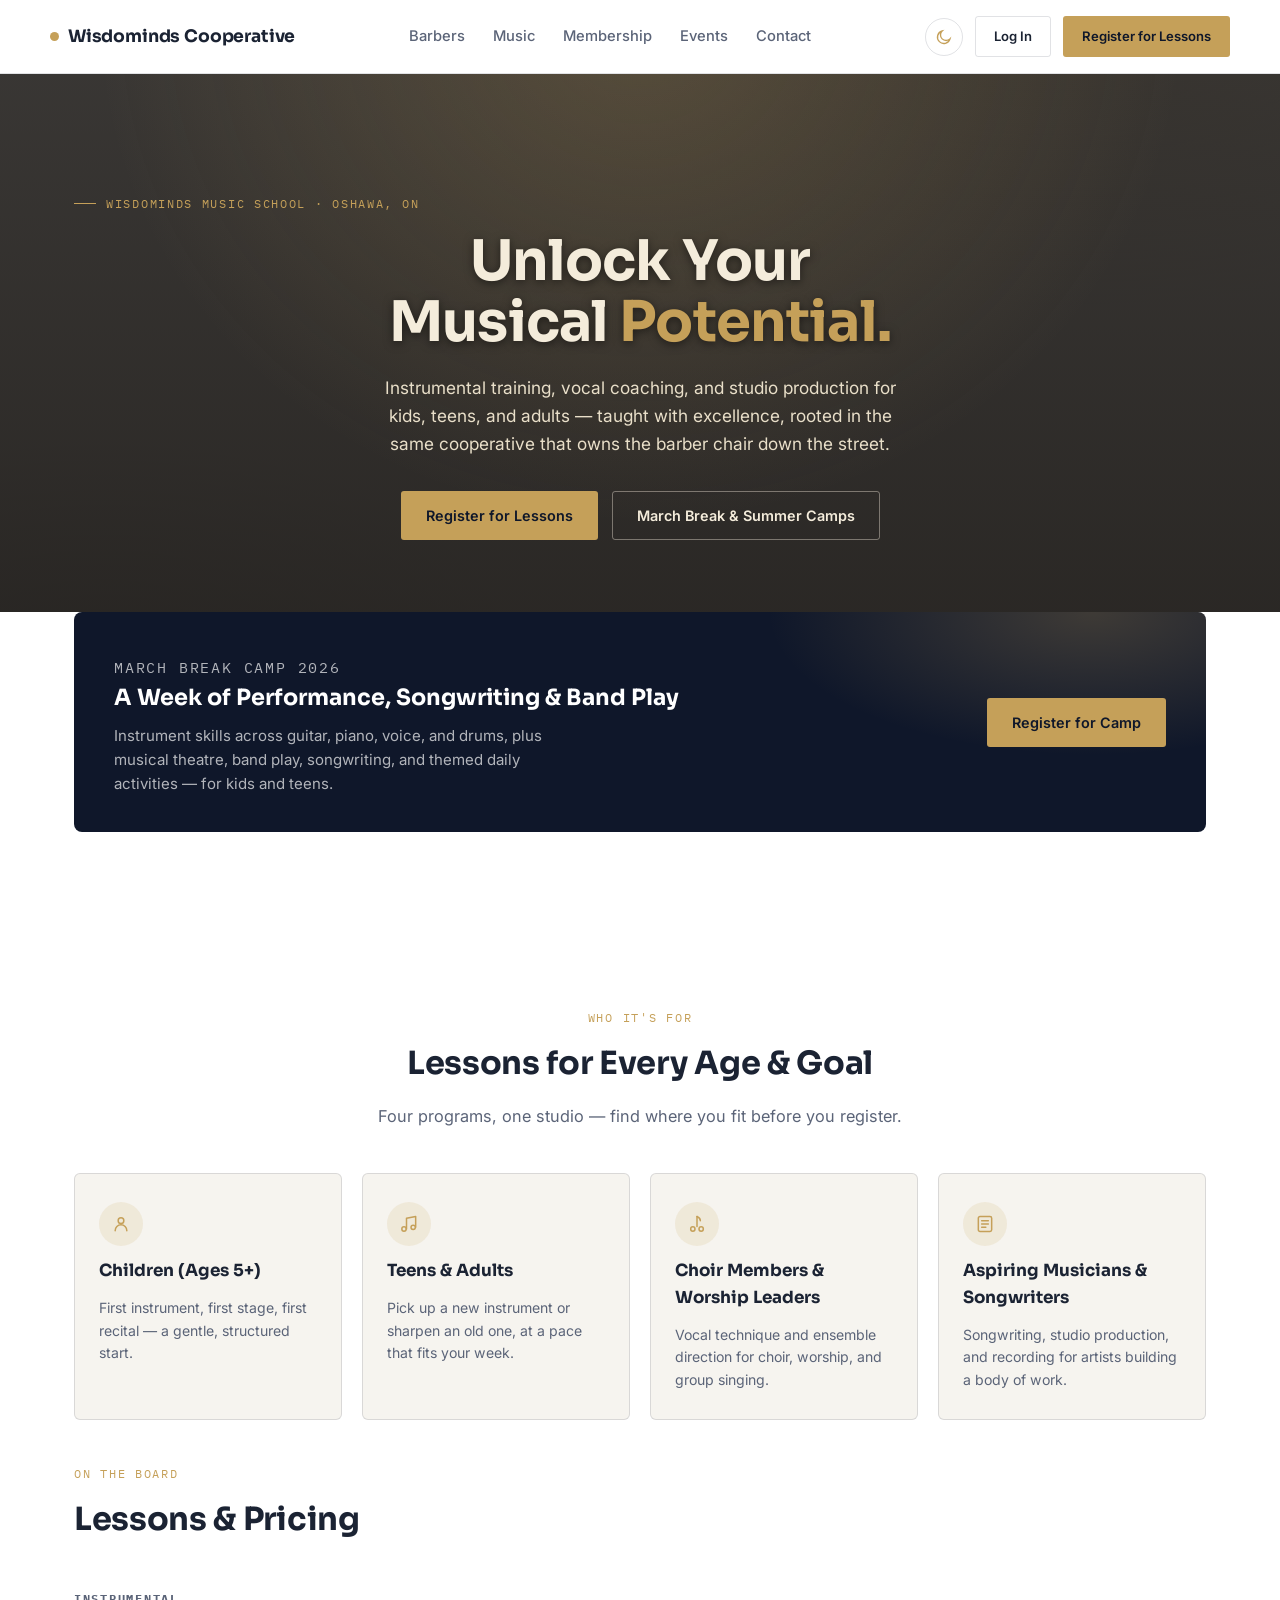
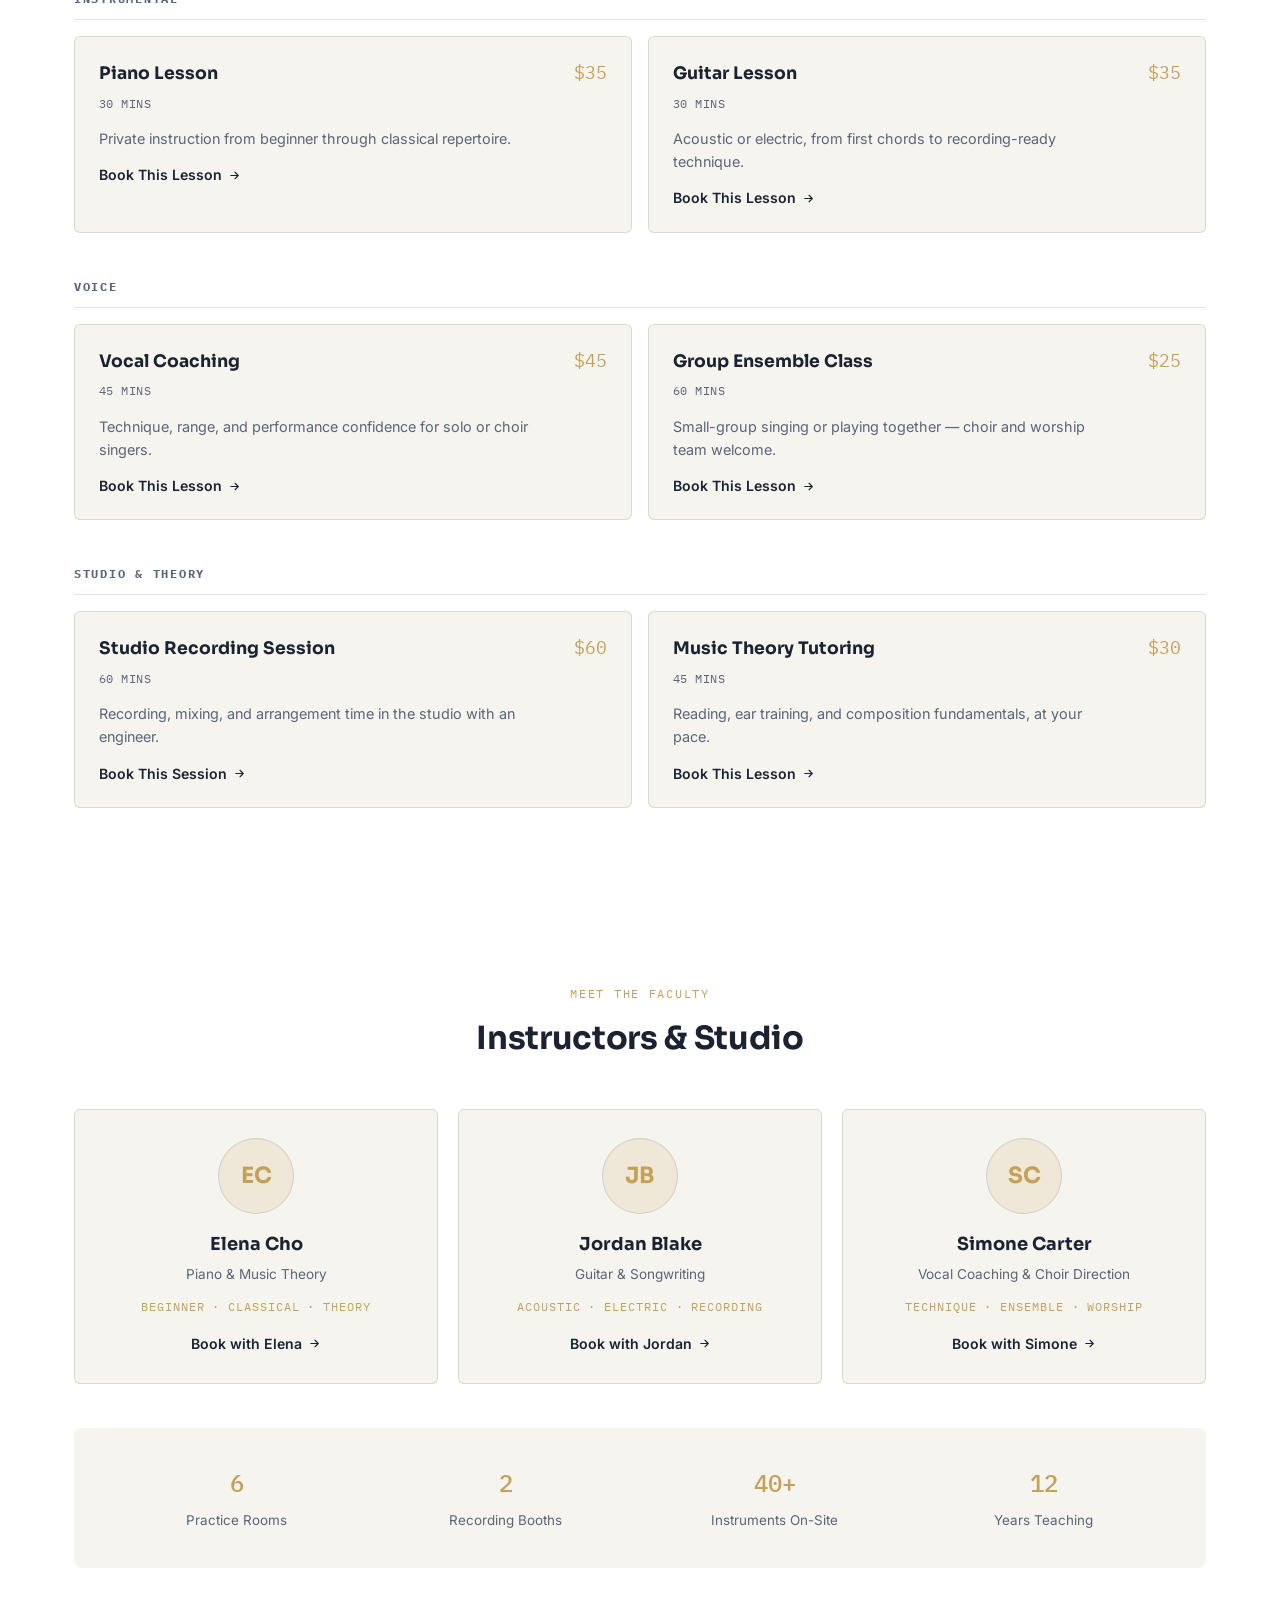
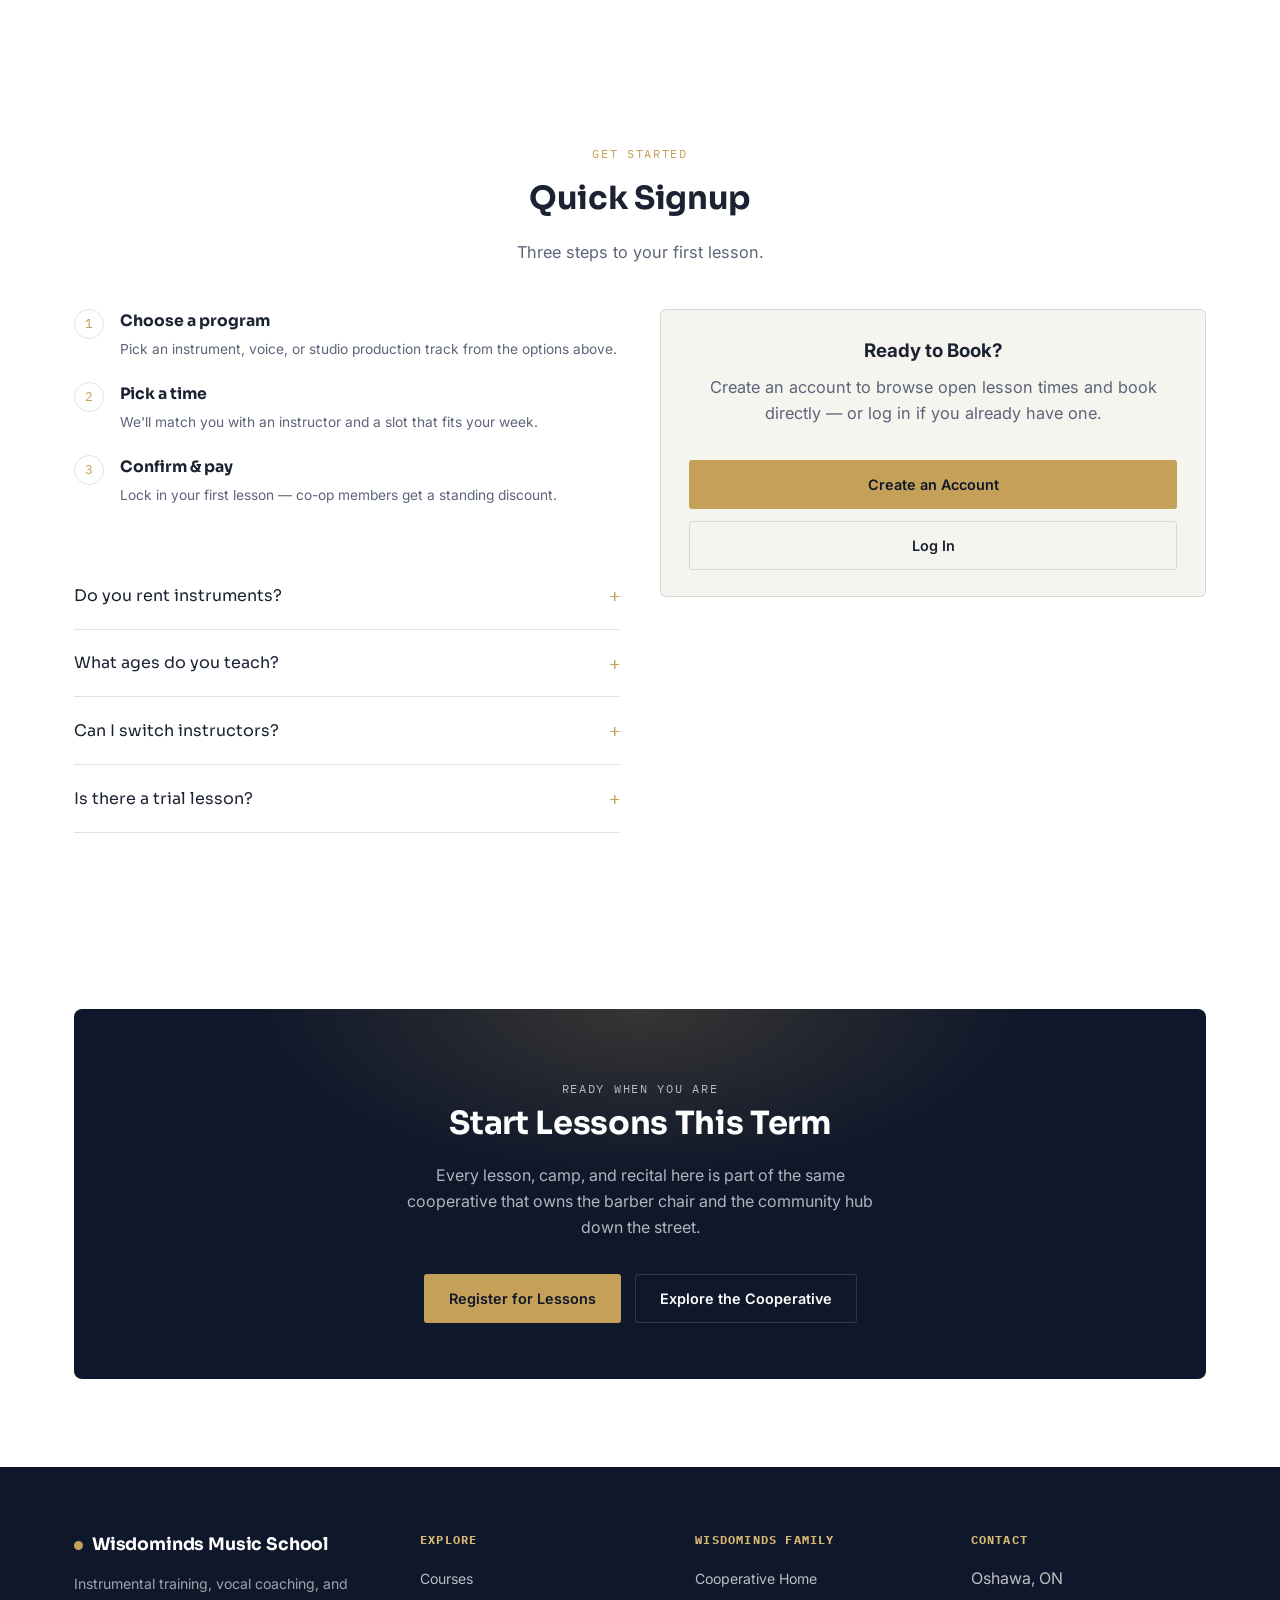
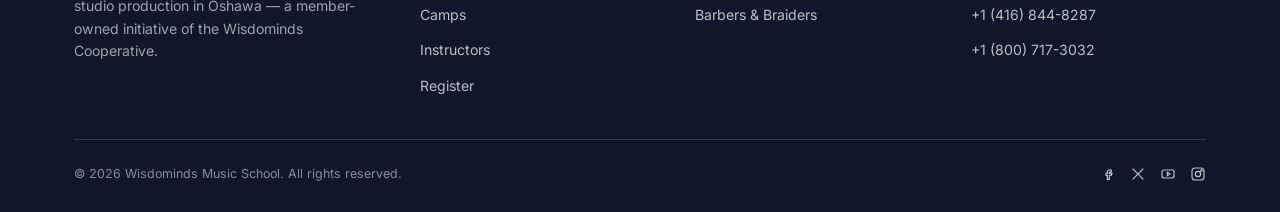
<file: music.html>
<!doctype html>
<html lang="en">
<head>
<meta charset="utf-8">
<meta name="viewport" content="width=device-width, initial-scale=1">
<title>Wisdominds Music School | Oshawa, ON</title>
<link rel="preconnect" href="https://fonts.googleapis.com">
<link rel="preconnect" href="https://fonts.gstatic.com" crossorigin>
<link href="https://fonts.googleapis.com/css2?family=Sora:wght@600;700&family=Inter:wght@400;500;600&family=IBM+Plex+Mono:wght@500&display=swap" rel="stylesheet">
<link rel="stylesheet" href="assets/css/site.css">
<script>
  (function(){
    var saved = localStorage.getItem("wisdominds-theme");
    if(saved){ document.documentElement.setAttribute("data-theme", saved); }
  })();
</script>
</head>
<body>

<header class="site">
  <div class="header-row wrap">
    <a class="mark" href="index.html"><span class="mark-dot" aria-hidden="true"></span> Wisdominds Cooperative</a>
    <nav class="nav-links">
      <a href="barbers.html">Barbers</a>
      <a href="#top">Music</a>
      <a href="index.html#membership">Membership</a>
      <a href="index.html#events">Events</a>
      <a href="index.html#contact">Contact</a>
    </nav>
    <div class="header-actions">
      <button class="nav-toggle" id="navToggle" type="button" aria-label="Open menu" aria-expanded="false">
        <svg viewBox="0 0 24 24" fill="none" stroke="currentColor" stroke-width="1.8" stroke-linecap="round"><path d="M4 7h16M4 12h16M4 17h16"></path></svg>
      </button>
      <button class="theme-toggle" id="themeToggle" type="button" aria-label="Switch to dark mode" aria-pressed="false">
        <svg class="icon icon-sun" viewBox="0 0 24 24" fill="none" stroke="currentColor" stroke-width="1.8" stroke-linecap="round">
          <circle cx="12" cy="12" r="4.2"></circle>
          <path d="M12 2.5v2.4M12 19.1v2.4M4.6 4.6l1.7 1.7M17.7 17.7l1.7 1.7M2.5 12h2.4M19.1 12h2.4M4.6 19.4l1.7-1.7M17.7 6.3l1.7-1.7"></path>
        </svg>
      </button>
      <a class="btn btn-outline btn-sm" href="login.html">Log In</a>
      <a class="btn btn-gold btn-sm" href="student-portal.html?property=music">Register for Lessons</a>
    </div>
  </div>
</header>

<main id="top">

  <section class="hero hero-photo hero-photo-music">
    <div class="hero-media" aria-hidden="true">
      <div class="hero-slide"></div>
      <div class="hero-slide"></div>
      <div class="hero-slide"></div>
      <div class="hero-slide"></div>
    </div>
    <div class="hero-scrim" aria-hidden="true"></div>
    <div class="wrap">
      <p class="eyebrow">Wisdominds Music School &middot; Oshawa, ON</p>
      <h1 class="hero-headline">Unlock Your Musical <em>Potential.</em></h1>
      <p class="hero-sub">Instrumental training, vocal coaching, and studio production for kids, teens, and adults &mdash; taught with excellence, rooted in the same cooperative that owns the barber chair down the street.</p>
      <div class="hero-ctas">
        <a class="btn btn-gold" href="student-portal.html?property=music">Register for Lessons</a>
        <a class="btn btn-outline" href="#camps">March Break &amp; Summer Camps</a>
      </div>
    </div>
  </section>

  <section id="camps" style="padding-top:0;">
    <div class="wrap">
      <div class="camp-strip">
        <div>
          <p class="camp-strip-label">March Break Camp 2026</p>
          <h3>A Week of Performance, Songwriting &amp; Band Play</h3>
          <p>Instrument skills across guitar, piano, voice, and drums, plus musical theatre, band play, songwriting, and themed daily activities &mdash; for kids and teens.</p>
        </div>
        <a class="btn btn-gold" href="mailto:wisdomindscoop@gmail.com?subject=March%20Break%20Camp%202026%20Registration">Register for Camp</a>
      </div>
    </div>
  </section>

  <section id="courses">
    <div class="wrap">
      <div class="section-head center">
        <p class="section-label">Who It's For</p>
        <h2>Lessons for Every Age &amp; Goal</h2>
        <p class="section-sub">Four programs, one studio &mdash; find where you fit before you register.</p>
      </div>
      <div class="audience-grid">
        <div class="card audience-card">
          <span class="audience-icon" aria-hidden="true">
            <svg viewBox="0 0 24 24" fill="none" stroke="currentColor" stroke-width="1.8" stroke-linecap="round" stroke-linejoin="round"><circle cx="12" cy="8" r="3.4"></circle><path d="M5 20c0-3.9 3.1-7 7-7s7 3.1 7 7"></path></svg>
          </span>
          <h3>Children (Ages 5+)</h3>
          <p>First instrument, first stage, first recital &mdash; a gentle, structured start.</p>
        </div>
        <div class="card audience-card">
          <span class="audience-icon" aria-hidden="true">
            <svg viewBox="0 0 24 24" fill="none" stroke="currentColor" stroke-width="1.8" stroke-linecap="round" stroke-linejoin="round"><path d="M9 18V5l11-2v13"></path><circle cx="6" cy="18" r="2.6"></circle><circle cx="17" cy="16" r="2.6"></circle></svg>
          </span>
          <h3>Teens &amp; Adults</h3>
          <p>Pick up a new instrument or sharpen an old one, at a pace that fits your week.</p>
        </div>
        <div class="card audience-card">
          <span class="audience-icon" aria-hidden="true">
            <svg viewBox="0 0 24 24" fill="none" stroke="currentColor" stroke-width="1.8" stroke-linecap="round" stroke-linejoin="round"><path d="M12 3v12"></path><circle cx="7" cy="18" r="2.6"></circle><circle cx="17" cy="18" r="2.6"></circle><path d="M12 3c2.5 1 4 2.7 4 5"></path></svg>
          </span>
          <h3>Choir Members &amp; Worship Leaders</h3>
          <p>Vocal technique and ensemble direction for choir, worship, and group singing.</p>
        </div>
        <div class="card audience-card">
          <span class="audience-icon" aria-hidden="true">
            <svg viewBox="0 0 24 24" fill="none" stroke="currentColor" stroke-width="1.8" stroke-linecap="round" stroke-linejoin="round"><rect x="4" y="3" width="16" height="18" rx="2"></rect><path d="M8 8h8M8 12h8M8 16h5"></path></svg>
          </span>
          <h3>Aspiring Musicians &amp; Songwriters</h3>
          <p>Songwriting, studio production, and recording for artists building a body of work.</p>
        </div>
      </div>

      <div class="section-head" style="margin-top:44px;">
        <p class="section-label">On the Board</p>
        <h2>Lessons &amp; Pricing</h2>
      </div>

      <div class="service-category">
        <h3 class="category-label">Instrumental</h3>
        <div class="service-grid">
          <div class="card service-card">
            <div class="service-card-top"><h4>Piano Lesson</h4><span class="service-price">$35</span></div>
            <span class="service-duration">30 mins</span>
            <p>Private instruction from beginner through classical repertoire.</p>
            <a class="text-link" href="student-portal.html?property=music" aria-label="Book Piano Lesson">Book This Lesson <svg viewBox="0 0 24 24" fill="none" stroke="currentColor" stroke-width="2" stroke-linecap="round" stroke-linejoin="round"><path d="M5 12h14M13 6l6 6-6 6"></path></svg></a>
          </div>
          <div class="card service-card">
            <div class="service-card-top"><h4>Guitar Lesson</h4><span class="service-price">$35</span></div>
            <span class="service-duration">30 mins</span>
            <p>Acoustic or electric, from first chords to recording-ready technique.</p>
            <a class="text-link" href="student-portal.html?property=music" aria-label="Book Guitar Lesson">Book This Lesson <svg viewBox="0 0 24 24" fill="none" stroke="currentColor" stroke-width="2" stroke-linecap="round" stroke-linejoin="round"><path d="M5 12h14M13 6l6 6-6 6"></path></svg></a>
          </div>
        </div>
      </div>

      <div class="service-category">
        <h3 class="category-label">Voice</h3>
        <div class="service-grid">
          <div class="card service-card">
            <div class="service-card-top"><h4>Vocal Coaching</h4><span class="service-price">$45</span></div>
            <span class="service-duration">45 mins</span>
            <p>Technique, range, and performance confidence for solo or choir singers.</p>
            <a class="text-link" href="student-portal.html?property=music" aria-label="Book Vocal Coaching">Book This Lesson <svg viewBox="0 0 24 24" fill="none" stroke="currentColor" stroke-width="2" stroke-linecap="round" stroke-linejoin="round"><path d="M5 12h14M13 6l6 6-6 6"></path></svg></a>
          </div>
          <div class="card service-card">
            <div class="service-card-top"><h4>Group Ensemble Class</h4><span class="service-price">$25</span></div>
            <span class="service-duration">60 mins</span>
            <p>Small-group singing or playing together &mdash; choir and worship team welcome.</p>
            <a class="text-link" href="student-portal.html?property=music" aria-label="Book Group Ensemble Class">Book This Lesson <svg viewBox="0 0 24 24" fill="none" stroke="currentColor" stroke-width="2" stroke-linecap="round" stroke-linejoin="round"><path d="M5 12h14M13 6l6 6-6 6"></path></svg></a>
          </div>
        </div>
      </div>

      <div class="service-category">
        <h3 class="category-label">Studio &amp; Theory</h3>
        <div class="service-grid">
          <div class="card service-card">
            <div class="service-card-top"><h4>Studio Recording Session</h4><span class="service-price">$60</span></div>
            <span class="service-duration">60 mins</span>
            <p>Recording, mixing, and arrangement time in the studio with an engineer.</p>
            <a class="text-link" href="student-portal.html?property=music">Book This Session <svg viewBox="0 0 24 24" fill="none" stroke="currentColor" stroke-width="2" stroke-linecap="round" stroke-linejoin="round"><path d="M5 12h14M13 6l6 6-6 6"></path></svg></a>
          </div>
          <div class="card service-card">
            <div class="service-card-top"><h4>Music Theory Tutoring</h4><span class="service-price">$30</span></div>
            <span class="service-duration">45 mins</span>
            <p>Reading, ear training, and composition fundamentals, at your pace.</p>
            <a class="text-link" href="student-portal.html?property=music" aria-label="Book Music Theory Tutoring">Book This Lesson <svg viewBox="0 0 24 24" fill="none" stroke="currentColor" stroke-width="2" stroke-linecap="round" stroke-linejoin="round"><path d="M5 12h14M13 6l6 6-6 6"></path></svg></a>
          </div>
        </div>
      </div>
    </div>
  </section>

  <section id="instructors">
    <div class="wrap">
      <div class="section-head center">
        <p class="section-label">Meet the Faculty</p>
        <h2>Instructors &amp; Studio</h2>
      </div>
      <div class="instructor-grid">
        <div class="card instructor-card">
          <div class="instructor-avatar">EC</div>
          <h4>Elena Cho</h4>
          <p class="instructor-title">Piano &amp; Music Theory</p>
          <p class="instructor-specialty">Beginner &middot; Classical &middot; Theory</p>
          <a class="text-link" href="student-portal.html?property=music">Book with Elena <svg viewBox="0 0 24 24" fill="none" stroke="currentColor" stroke-width="2" stroke-linecap="round" stroke-linejoin="round"><path d="M5 12h14M13 6l6 6-6 6"></path></svg></a>
        </div>
        <div class="card instructor-card">
          <div class="instructor-avatar">JB</div>
          <h4>Jordan Blake</h4>
          <p class="instructor-title">Guitar &amp; Songwriting</p>
          <p class="instructor-specialty">Acoustic &middot; Electric &middot; Recording</p>
          <a class="text-link" href="student-portal.html?property=music">Book with Jordan <svg viewBox="0 0 24 24" fill="none" stroke="currentColor" stroke-width="2" stroke-linecap="round" stroke-linejoin="round"><path d="M5 12h14M13 6l6 6-6 6"></path></svg></a>
        </div>
        <div class="card instructor-card">
          <div class="instructor-avatar">SC</div>
          <h4>Simone Carter</h4>
          <p class="instructor-title">Vocal Coaching &amp; Choir Direction</p>
          <p class="instructor-specialty">Technique &middot; Ensemble &middot; Worship</p>
          <a class="text-link" href="student-portal.html?property=music">Book with Simone <svg viewBox="0 0 24 24" fill="none" stroke="currentColor" stroke-width="2" stroke-linecap="round" stroke-linejoin="round"><path d="M5 12h14M13 6l6 6-6 6"></path></svg></a>
        </div>
      </div>

      <div class="studio-panel">
        <div>
          <p class="stat-value">6</p>
          <p class="stat-label">Practice Rooms</p>
        </div>
        <div>
          <p class="stat-value">2</p>
          <p class="stat-label">Recording Booths</p>
        </div>
        <div>
          <p class="stat-value">40+</p>
          <p class="stat-label">Instruments On-Site</p>
        </div>
        <div>
          <p class="stat-value">12</p>
          <p class="stat-label">Years Teaching</p>
        </div>
      </div>
    </div>
  </section>

  <section id="register">
    <div class="wrap">
      <div class="section-head center">
        <p class="section-label">Get Started</p>
        <h2>Quick Signup</h2>
        <p class="section-sub">Three steps to your first lesson.</p>
      </div>
      <div class="signup-grid">
        <div>
          <ul class="step-list">
            <li>
              <span class="step-num">1</span>
              <div class="step-body">
                <h4>Choose a program</h4>
                <p>Pick an instrument, voice, or studio production track from the options above.</p>
              </div>
            </li>
            <li>
              <span class="step-num">2</span>
              <div class="step-body">
                <h4>Pick a time</h4>
                <p>We'll match you with an instructor and a slot that fits your week.</p>
              </div>
            </li>
            <li>
              <span class="step-num">3</span>
              <div class="step-body">
                <h4>Confirm &amp; pay</h4>
                <p>Lock in your first lesson &mdash; co-op members get a standing discount.</p>
              </div>
            </li>
          </ul>

          <div class="faq">
            <details class="faq-item">
              <summary>Do you rent instruments?</summary>
              <p>Yes &mdash; guitars, keyboards, and student violins are available to rent for the term.</p>
            </details>
            <details class="faq-item">
              <summary>What ages do you teach?</summary>
              <p>From age 5 through adult, across all four programs listed above.</p>
            </details>
            <details class="faq-item">
              <summary>Can I switch instructors?</summary>
              <p>Yes, anytime &mdash; just ask your current instructor or reach out through the contact info below.</p>
            </details>
            <details class="faq-item">
              <summary>Is there a trial lesson?</summary>
              <p>New students can book a single trial lesson before committing to a term.</p>
            </details>
          </div>
        </div>

        <div class="card portal-section" style="text-align:center;">
          <h3 style="margin:0 0 8px;">Ready to Book?</h3>
          <p class="section-sub" style="margin:0 0 24px;">Create an account to browse open lesson times and book directly &mdash; or log in if you already have one.</p>
          <div class="hero-ctas" style="justify-content:center; flex-direction:column; align-items:stretch; gap:12px;">
            <a class="btn btn-gold" href="register.html?property=music">Create an Account</a>
            <a class="btn btn-outline" href="login.html">Log In</a>
          </div>
        </div>
      </div>
    </div>
  </section>

  <section>
    <div class="wrap">
      <div class="cta-band">
        <p class="section-label">Ready When You Are</p>
        <h2>Start Lessons This Term</h2>
        <p>Every lesson, camp, and recital here is part of the same cooperative that owns the barber chair and the community hub down the street.</p>
        <div class="hero-ctas">
          <a class="btn btn-gold" href="student-portal.html?property=music">Register for Lessons</a>
          <a class="btn btn-outline-light" href="index.html">Explore the Cooperative</a>
        </div>
      </div>
    </div>
  </section>

</main>

<footer class="site-footer" id="contact">
  <div class="wrap">
    <div class="footer-grid">
      <div class="footer-brand">
        <a class="mark" href="#top"><span class="mark-dot" aria-hidden="true"></span> Wisdominds Music School</a>
        <p>Instrumental training, vocal coaching, and studio production in Oshawa &mdash; a member-owned initiative of the Wisdominds Cooperative.</p>
      </div>
      <div class="footer-col">
        <h5>Explore</h5>
        <ul>
          <li><a href="#courses">Courses</a></li>
          <li><a href="#camps">Camps</a></li>
          <li><a href="#instructors">Instructors</a></li>
          <li><a href="#register">Register</a></li>
        </ul>
      </div>
      <div class="footer-col">
        <h5>Wisdominds Family</h5>
        <ul>
          <li><a href="index.html">Cooperative Home</a></li>
          <li><a href="barbers.html">Barbers &amp; Braiders</a></li>
        </ul>
      </div>
      <div class="footer-col">
        <h5>Contact</h5>
        <ul>
          <li>Oshawa, ON</li>
          <li><a href="tel:+14168448287">+1 (416) 844-8287</a></li>
          <li><a href="tel:+18007173032">+1 (800) 717-3032</a></li>
        </ul>
      </div>
    </div>
    <div class="footer-bottom">
      <p>&copy; 2026 Wisdominds Music School. All rights reserved.</p>
      <div class="social-icons">
        <a href="#" aria-label="Facebook">
          <svg viewBox="0 0 24 24" fill="none" stroke="currentColor" stroke-width="1.8"><path d="M14 9h3V6h-3a3 3 0 0 0-3 3v2H9v3h2v6h3v-6h3l1-3h-4v-1.5A.5.5 0 0 1 14.5 9H14z"></path></svg>
        </a>
        <a href="#" aria-label="X">
          <svg viewBox="0 0 24 24" fill="none" stroke="currentColor" stroke-width="1.8"><path d="M4 4l16 16M20 4 4 20"></path></svg>
        </a>
        <a href="#" aria-label="YouTube">
          <svg viewBox="0 0 24 24" fill="none" stroke="currentColor" stroke-width="1.8"><rect x="3" y="6" width="18" height="12" rx="3"></rect><path d="M11 9.5 15 12l-4 2.5z"></path></svg>
        </a>
        <a href="#" aria-label="Instagram">
          <svg viewBox="0 0 24 24" fill="none" stroke="currentColor" stroke-width="1.8"><rect x="3" y="3" width="18" height="18" rx="5"></rect><circle cx="12" cy="12" r="4"></circle><circle cx="17.2" cy="6.8" r="1"></circle></svg>
        </a>
      </div>
    </div>
  </div>
</footer>

<script src="assets/js/theme.js"></script>
<script src="assets/js/nav-toggle.js"></script>

</body>
</html>
</file>
<file: assets/css/site.css>
:root{
  /* fixed — do not change with theme */
  --slate: #0f172a;
  --slate-2: #1b2740;
  --gold: #c5a059;
  --gold-bright: #d8b872;
  --gold-dim: rgba(197,160,89,.35);
  --live: #5fa872;
  --hairline-on-slate: rgba(255,255,255,.14);

  /* theme-reactive role tokens (light values = default) */
  --bg: #ffffff;
  --panel: #f6f4ef;
  --ink: #1b2333;
  --text-dim: #5b6478;
  --hairline: rgba(15,23,42,.12);
  --header-bg-fallback: rgba(255,255,255,.9);

  --display: "Sora", -apple-system, "Helvetica Neue", Arial, sans-serif;
  --body: "Inter", -apple-system, "Helvetica Neue", Arial, sans-serif;
  --mono: "IBM Plex Mono", ui-monospace, "SF Mono", Menlo, monospace;
}
/* Light is the default — its values live on :root above; only dark overrides. */
:root[data-theme="dark"]{
  --bg: #0d111c;
  --panel: #1a1f2e;
  --ink: #e8e4d8;
  --text-dim: #9aa3b3;
  --hairline: rgba(255,255,255,.14);
  --header-bg-fallback: rgba(13,17,28,.9);
}

*{box-sizing:border-box;}
html{scroll-behavior:smooth;}
html,body{margin:0;padding:0;}
body{
  background:var(--bg);
  color:var(--ink);
  font-family:var(--body);
  line-height:1.6;
  -webkit-font-smoothing:antialiased;
  transition:background-color .2s ease, color .2s ease;
}
img,svg{max-width:100%;}
a{color:inherit;}
.wrap{max-width:1180px; margin:0 auto; padding:0 24px;}
.visually-hidden{
  position:absolute; width:1px; height:1px; overflow:hidden;
  clip:rect(0 0 0 0); white-space:nowrap;
}

.card{background:var(--panel); border:1px solid var(--hairline); border-radius:6px;}

/* ============ header (shared) ============ */
header.site{
  -webkit-backdrop-filter:blur(8px);
  position:sticky; top:0; z-index:20;
  background:var(--header-bg-fallback);
  background:color-mix(in srgb, var(--bg) 90%, transparent);
  backdrop-filter:blur(8px);
  border-bottom:1px solid var(--hairline);
}
.header-row{
  position:relative;
  display:flex; align-items:center; justify-content:space-between;
  gap:24px; padding:16px 0;
}
.mark{
  font-family:var(--display); font-weight:700; font-size:1.08rem;
  letter-spacing:-.01em; text-decoration:none; color:var(--ink);
  display:flex; align-items:center; gap:9px;
}
.mark-dot{width:9px; height:9px; border-radius:50%; background:var(--gold); flex-shrink:0;}
.nav-links{
  display:flex; align-items:center; gap:28px;
  font-family:var(--body); font-size:.92rem; font-weight:500;
}
.nav-links a{
  text-decoration:none; color:var(--text-dim); transition:color .15s ease;
  display:inline-flex; align-items:center; gap:5px;
}
.nav-links a:hover{color:var(--ink);}
.nav-links a svg{width:11px; height:11px; opacity:.7;}
.header-actions{display:flex; align-items:center; gap:12px;}

.nav-toggle{
  display:none;
  align-items:center; justify-content:center;
  width:38px; height:38px; padding:0; border-radius:50%;
  background:transparent; border:1px solid var(--hairline);
  color:var(--ink); cursor:pointer; flex-shrink:0;
}
.nav-toggle svg{width:18px; height:18px; display:block;}
.nav-toggle:hover{border-color:var(--gold);}
.nav-toggle:focus-visible{outline:2px solid var(--gold); outline-offset:2px;}

/* ============ buttons / links ============ */
.btn{
  display:inline-block;
  font-family:var(--body); font-weight:600; font-size:.9rem;
  padding:12px 24px; border-radius:3px;
  text-decoration:none; cursor:pointer; border:1px solid transparent;
  transition:background .15s ease, color .15s ease, border-color .15s ease, filter .15s ease;
}
.btn-gold{background:var(--gold); color:var(--slate);}
.btn-gold:hover{filter:brightness(1.06);}
.btn-slate{background:var(--slate); color:#fff;}
.btn-slate:hover{background:var(--slate-2);}
.btn-outline{border-color:var(--hairline); color:var(--ink); background:transparent;}
.btn-outline:hover{border-color:var(--gold);}
.btn-outline-light{border-color:var(--hairline-on-slate); color:#fff; background:transparent;}
.btn-outline-light:hover{border-color:var(--gold); color:var(--gold);}
.btn-sm{padding:9px 18px; font-size:.82rem;}

.text-link{
  display:inline-flex; align-items:center; gap:6px;
  font-family:var(--body); font-weight:600; font-size:.88rem;
  color:var(--ink); text-decoration:none;
}
.text-link svg{width:13px; height:13px; transition:transform .15s ease;}
.text-link:hover{color:var(--gold);}
.text-link:hover svg{transform:translateX(3px);}

/* ============ theme toggle ============ */
.theme-toggle{
  display:flex; align-items:center; justify-content:center;
  width:38px; height:38px; padding:0; border-radius:50%;
  background:transparent; border:1px solid var(--hairline);
  color:var(--gold); cursor:pointer; flex-shrink:0;
  transition:border-color .15s ease, background .15s ease;
}
.theme-toggle:hover{border-color:var(--gold); background:color-mix(in srgb, var(--gold) 10%, transparent);}
.theme-toggle:focus-visible{outline:2px solid var(--gold); outline-offset:2px;}
.theme-toggle svg{width:18px; height:18px; display:block;}

/* ============ section shell ============ */
section{padding:88px 0;}
.section-head{margin-bottom:44px; max-width:64ch;}
.section-head.center{margin-left:auto; margin-right:auto; text-align:center;}
.section-label{
  font-family:var(--mono); font-size:.76rem; letter-spacing:.14em;
  text-transform:uppercase; color:var(--gold); margin:0 0 10px;
}
h2{
  font-family:var(--display); font-weight:700; font-size:2rem;
  letter-spacing:-.01em; margin:0; color:var(--ink); text-wrap:balance;
}
.section-sub{font-size:1.02rem; color:var(--text-dim); margin:14px 0 0;}
.alt-section{background:var(--panel);}

/* ============ home: hero ============ */
.hero{
  position:relative; overflow:hidden;
  padding:104px 0 88px;
  background:
    radial-gradient(1100px 480px at 82% -10%, color-mix(in srgb, var(--gold) 16%, transparent), transparent 60%),
    radial-gradient(700px 380px at 8% 110%, color-mix(in srgb, var(--slate) 6%, transparent), transparent 60%),
    var(--bg);
}
.hero-grid{display:grid; grid-template-columns:1.1fr .9fr; gap:56px; align-items:center;}
.eyebrow{
  font-family:var(--mono); font-size:.76rem; letter-spacing:.14em;
  text-transform:uppercase; color:var(--gold); margin:0 0 18px;
  display:flex; align-items:center; gap:10px;
}
.eyebrow::before{content:""; width:22px; height:1px; background:var(--gold);}
h1.hero-headline{
  font-family:var(--display); font-weight:700; font-size:clamp(2.2rem, 4.6vw, 3.5rem);
  line-height:1.08; letter-spacing:-.015em; margin:0; color:var(--ink);
  text-wrap:balance;
}
h1.hero-headline em{color:var(--gold); font-style:normal;}
.hero-sub{
  font-size:1.08rem; color:var(--text-dim); max-width:56ch;
  margin:22px 0 0; text-wrap:balance;
}
.hero-ctas{display:flex; gap:14px; flex-wrap:wrap; margin-top:34px;}

.hero-panel{
  background:var(--slate); border-radius:6px; padding:32px;
  position:relative; overflow:hidden;
}
.hero-panel::before{
  content:""; position:absolute; inset:0;
  background:radial-gradient(340px 220px at 90% 0%, color-mix(in srgb, var(--gold) 30%, transparent), transparent 65%);
}
.hero-panel-label{
  position:relative; font-family:var(--mono); font-size:.72rem;
  letter-spacing:.1em; text-transform:uppercase; color:var(--gold-bright);
  margin:0 0 18px;
}
.hero-stat-list{position:relative; display:flex; flex-direction:column; gap:18px;}
.hero-stat{display:flex; align-items:baseline; justify-content:space-between; gap:12px;}
.hero-stat-value{
  font-family:var(--mono); font-variant-numeric:tabular-nums;
  font-size:1.5rem; color:#fff; font-weight:500;
}
.hero-stat-label{font-size:.84rem; color:rgba(255,255,255,.62);}
.hero-stat + .hero-stat{padding-top:18px; border-top:1px solid var(--hairline-on-slate);}

/* ============ home: initiative switcher ============ */
.switcher-grid{display:grid; grid-template-columns:repeat(3,1fr); gap:22px;}
.switcher-card{
  padding:30px 28px; display:flex; flex-direction:column; gap:14px;
  text-decoration:none; color:inherit;
  transition:border-color .18s ease, transform .18s ease, box-shadow .18s ease;
}
.switcher-card:hover{
  border-color:var(--gold); transform:translateY(-3px);
  box-shadow:0 14px 28px -18px rgba(15,23,42,.28);
}
.switcher-icon{
  width:46px; height:46px; border-radius:50%;
  display:flex; align-items:center; justify-content:center;
  background:color-mix(in srgb, var(--gold) 14%, transparent);
  color:var(--gold);
}
.switcher-icon svg{width:22px; height:22px;}
.switcher-card h3{font-family:var(--display); font-weight:700; font-size:1.15rem; margin:0; color:var(--ink);}
.switcher-card p{font-size:.92rem; color:var(--text-dim); margin:0; flex-grow:1;}
.switcher-domain{
  font-family:var(--mono); font-size:.74rem; color:var(--text-dim);
  padding-top:12px; border-top:1px solid var(--hairline);
}
.switcher-card .text-link{margin-top:2px;}

/* ============ home: stat band ============ */
.stat-band{background:var(--slate); padding:64px 0;}
.stat-band-grid{display:grid; grid-template-columns:repeat(4,1fr); gap:24px; text-align:center;}
.stat-band .stat-value{
  font-family:var(--mono); font-variant-numeric:tabular-nums;
  font-size:2.1rem; color:var(--gold-bright); font-weight:500; margin:0;
}
.stat-band .stat-label{font-size:.86rem; color:rgba(255,255,255,.68); margin:8px 0 0;}

/* ============ home: events ============ */
.events-grid{display:grid; grid-template-columns:1fr 1fr; gap:20px;}
.event-card{
  border:1px solid var(--hairline); border-radius:6px; padding:24px 26px;
  display:flex; gap:20px; align-items:flex-start;
}
.event-date{
  font-family:var(--mono); text-align:center; flex-shrink:0;
  background:var(--panel); border:1px solid var(--hairline); border-radius:4px;
  padding:10px 14px; min-width:64px;
}
.event-date .month{display:block; font-size:.68rem; letter-spacing:.08em; text-transform:uppercase; color:var(--gold);}
.event-date .day{display:block; font-size:1.3rem; font-weight:600; color:var(--ink);}
.event-body h4{font-family:var(--display); font-size:1.02rem; margin:0 0 6px; color:var(--ink);}
.event-body p{font-size:.88rem; color:var(--text-dim); margin:0;}
.event-body .event-time{font-family:var(--mono); font-size:.78rem; color:var(--gold); display:block; margin-top:8px;}

/* ============ shared: testimonial / review grid ============ */
.testimonial-grid, .quotes{display:grid; grid-template-columns:repeat(3,1fr); gap:20px;}
.testimonial-card, .quote{padding:26px 24px; display:flex; flex-direction:column; gap:14px;}
.testimonial-card p, .quote p{
  font-family:var(--display); font-size:1rem; color:var(--ink);
  margin:0; text-wrap:balance;
}
.testimonial-card cite{font-style:normal; font-size:.84rem; color:var(--text-dim);}
.stars{display:flex; gap:3px;}
.stars svg{width:15px; height:15px; fill:var(--gold); color:var(--gold);}
.quote-meta{display:flex; flex-direction:column; gap:2px; padding-top:10px; border-top:1px solid var(--hairline);}
.quote-meta cite{font-family:var(--body); font-style:normal; font-weight:600; font-size:.88rem;}
.quote-meta .verified{font-family:var(--mono); font-size:.72rem; letter-spacing:.03em; color:var(--text-dim);}

/* ============ shared: CTA band ============ */
.cta-band{
  background:var(--slate); border-radius:8px;
  padding:56px 48px; text-align:center;
  position:relative; overflow:hidden;
}
.cta-band::before{
  content:""; position:absolute; inset:0;
  background:radial-gradient(600px 260px at 50% 0%, color-mix(in srgb, var(--gold) 22%, transparent), transparent 65%);
}
.cta-band > *{position:relative;}
.cta-band h2{color:#fff;}
.cta-band p{color:rgba(255,255,255,.68); max-width:48ch; margin:14px auto 0;}
.cta-band .hero-ctas{justify-content:center;}

/* ============ barbers page: photo hero ============ */
.hero.hero-photo{
  padding:120px 24px 72px; text-align:center; isolation:isolate;
}
.hero-media{position:absolute; inset:0; z-index:-2;}
.hero-slide{
  position:absolute; inset:0; background-size:cover; background-position:center;
  opacity:0; animation:heroSlideCycle 22s infinite;
}
.hero-slide:nth-child(1){ background-image:url("../images/barbershop-cut.jpg"); animation-delay:0s; }
.hero-slide:nth-child(2){ background-image:url("../images/barbershop-chair.jpg"); animation-delay:5.5s; }
.hero-slide:nth-child(3){ background-image:url("../images/barbershop-interior.jpg"); animation-delay:11s; }
.hero-slide:nth-child(4){ background-image:url("../images/barbershop-shave.avif"); animation-delay:16.5s; }

/* ============ music page: photo hero slides (overrides the barbershop
   defaults above via the extra .hero-photo-music class, same slideshow
   mechanics) ============ */
.hero-photo-music .hero-slide:nth-child(1){ background-image:url("../images/music1.jpg"); animation-delay:0s; }
.hero-photo-music .hero-slide:nth-child(2){ background-image:url("../images/music2.jpg"); animation-delay:5.5s; }
.hero-photo-music .hero-slide:nth-child(3){ background-image:url("../images/music3.jpg"); animation-delay:11s; }
.hero-photo-music .hero-slide:nth-child(4){ background-image:url("../images/music4.jpg"); animation-delay:16.5s; }
.hero-scrim{
  position:absolute; inset:0; z-index:-1;
  background:
    radial-gradient(ellipse at 50% -10%, color-mix(in srgb, var(--gold) 22%, transparent), transparent 60%),
    linear-gradient(180deg, rgba(13,10,7,.82), rgba(13,10,7,.88));
}
.hero-photo h1.hero-headline{
  color:#f4ecdb; text-shadow:0 2px 10px rgba(0,0,0,.5); max-width:16ch; margin:0 auto;
}
.hero-photo .hero-sub{color:#e9dfc9; margin-left:auto; margin-right:auto;}
.hero-photo .hero-ctas{justify-content:center;}
.hero-photo .btn-outline{border-color:rgba(244,236,219,.4); color:#f4ecdb;}
.hero-photo .btn-outline:hover{border-color:var(--gold); background:rgba(244,236,219,.1);}

.trust-row{
  display:flex; align-items:center; justify-content:center; gap:16px;
  flex-wrap:wrap; margin-top:28px;
  font-family:var(--mono); font-size:.82rem; color:#d8cdb4;
}
.trust-item{display:flex; align-items:center; gap:7px;}
.trust-sep{width:1px; height:14px; background:rgba(216,205,180,.35);}
.trust-item .stars svg{fill:var(--gold-bright); color:var(--gold-bright);}
.trust-dim{color:#a89b7d;}
.dot-live{
  width:8px; height:8px; border-radius:50%; background:var(--live);
  box-shadow:0 0 0 3px color-mix(in srgb, var(--live) 25%, transparent);
  flex-shrink:0;
}
.hero-subline{margin-top:22px;}
.hero-subline .text-link{color:#f4ecdb;}

@keyframes heroSlideCycle{
  0%{opacity:0;} 4%{opacity:1;} 23%{opacity:1;} 27%{opacity:0;} 100%{opacity:0;}
}
@media (prefers-reduced-motion:reduce){
  .hero-slide{animation:none; opacity:0;}
  .hero-slide:nth-child(1){opacity:1;}
}

/* ============ barbers page: services ============ */
.service-category + .service-category{margin-top:44px;}
.category-label{
  font-family:var(--mono); font-size:.78rem; letter-spacing:.14em;
  text-transform:uppercase; color:var(--text-dim);
  margin:0 0 16px; padding-bottom:10px; border-bottom:1px solid var(--hairline);
}
.service-grid{display:grid; grid-template-columns:1fr 1fr; gap:16px;}
.service-card{padding:22px 24px; display:flex; flex-direction:column; gap:6px;}
.service-card-top{display:flex; align-items:baseline; justify-content:space-between; gap:12px;}
.service-card-top h4{font-family:var(--display); font-size:1.08rem; font-weight:700; margin:0; color:var(--ink);}
.service-price{
  font-family:var(--mono); font-variant-numeric:tabular-nums;
  font-size:1.1rem; color:var(--gold); white-space:nowrap;
}
.service-duration{
  font-family:var(--mono); font-size:.76rem; letter-spacing:.04em;
  text-transform:uppercase; color:var(--text-dim);
}
.service-card p{font-size:.9rem; color:var(--text-dim); margin:8px 0 4px; max-width:48ch;}
.service-card .text-link{margin-top:4px;}

/* ============ barbers page: team ============ */
.barber-grid{display:grid; grid-template-columns:repeat(3,1fr); gap:20px;}
.barber-card{padding:28px 24px; text-align:center; display:flex; flex-direction:column; align-items:center; gap:6px;}
.barber-avatar{
  width:76px; height:76px; border-radius:50%;
  display:flex; align-items:center; justify-content:center;
  background:color-mix(in srgb, var(--gold) 14%, transparent);
  border:1px solid var(--hairline);
  font-family:var(--display); font-weight:700; font-size:1.4rem; color:var(--gold);
  margin-bottom:10px;
}
.barber-card h4{font-family:var(--display); font-size:1.15rem; margin:0; color:var(--ink);}
.barber-title{font-size:.85rem; color:var(--text-dim); margin:0;}
.barber-specialty{
  font-family:var(--mono); font-size:.72rem; letter-spacing:.08em;
  text-transform:uppercase; color:var(--gold); margin:6px 0 10px;
}

/* ============ barbers page: gallery ============ */
.gallery-grid{
  display:grid; grid-template-columns:repeat(4,1fr);
  grid-auto-rows:170px; grid-auto-flow:dense; gap:10px;
}
.gallery-item{position:relative; overflow:hidden; border-radius:6px; border:1px solid var(--hairline);}
.gallery-item img{width:100%; height:100%; object-fit:cover; display:block; transition:transform .4s ease;}
.gallery-item:hover img{transform:scale(1.04);}
.gallery-item.wide{grid-column:span 2;}
.gallery-item.tall{grid-row:span 2;}
.gallery-caption{text-align:center; font-family:var(--body); font-size:.9rem; color:var(--text-dim); margin:22px 0 0;}
.gallery-caption a{color:var(--gold); text-decoration:none; font-weight:600;}
.gallery-caption a:hover{text-decoration:underline;}

/* ============ barbers page: location ============ */
.location-grid{display:grid; grid-template-columns:1.1fr .9fr; gap:40px; align-items:start;}
.map-frame{border:1px solid var(--hairline); border-radius:6px; overflow:hidden; aspect-ratio:16/10; margin-bottom:22px; background:var(--panel);}
.leaflet-popup-content-wrapper, .leaflet-popup-tip{background:var(--panel); color:var(--ink);}
.leaflet-popup-content{font-family:var(--body); font-size:.88rem;}
address{font-style:normal; font-family:var(--body); color:var(--ink); line-height:1.7;}
address a{text-decoration:none; color:var(--gold);}
.hours-table{margin:20px 0;}
.hours-row{
  display:flex; justify-content:space-between; font-family:var(--mono);
  font-variant-numeric:tabular-nums; font-size:.92rem; padding:5px 0;
  border-bottom:1px dotted var(--hairline);
}
.hours-row:last-child{border-bottom:none;}
.hours-row span:first-child{color:var(--ink);}
.hours-row span:last-child{color:var(--text-dim);}
.walkin-status{display:flex; align-items:center; gap:9px; font-family:var(--mono); font-size:.85rem; color:var(--ink); margin:0;}

.inquiry-form, .signup-form{padding:26px; display:flex; flex-direction:column; gap:14px;}
.inquiry-form h3, .signup-form h3{font-family:var(--display); font-size:1.2rem; margin:0 0 4px; color:var(--ink);}
.inquiry-form label, .signup-form label{
  display:flex; flex-direction:column; gap:6px;
  font-family:var(--mono); font-size:.72rem; letter-spacing:.06em;
  text-transform:uppercase; color:var(--text-dim);
}
.inquiry-form input, .inquiry-form textarea, .signup-form input, .signup-form select{
  font-family:var(--body); font-size:.92rem; color:var(--ink);
  background:var(--bg); border:1px solid var(--hairline); border-radius:3px;
  padding:10px 12px; resize:vertical;
}
.inquiry-form input:focus, .inquiry-form textarea:focus,
.signup-form input:focus, .signup-form select:focus{outline:2px solid var(--gold); outline-offset:1px;}
.inquiry-form .btn, .signup-form .btn{align-self:flex-start; border:none;}
.form-note{font-family:var(--body); font-size:.76rem; color:var(--text-dim); margin:0; font-style:italic;}

.community-badge{margin-top:20px; padding:22px 24px; border-left:3px solid var(--gold);}
.community-badge-label{
  font-family:var(--mono); font-size:.72rem; letter-spacing:.12em;
  text-transform:uppercase; color:var(--gold); margin:0 0 8px;
}
.community-badge p{margin:0 0 14px; font-size:.92rem; color:var(--ink);}
.community-links{display:flex; flex-direction:column; gap:8px;}
.community-links a{font-family:var(--body); font-size:.86rem; font-weight:600; color:var(--ink); text-decoration:none;}
.community-links a:hover{color:var(--gold);}

/* ============ footer (shared) ============ */
footer.site-footer{background:var(--slate); color:rgba(255,255,255,.72); padding:64px 0 28px;}
.footer-grid{
  display:grid; grid-template-columns:1.3fr 1fr 1fr 1fr; gap:40px;
  padding-bottom:40px; border-bottom:1px solid var(--hairline-on-slate);
}
.footer-brand .mark{color:#fff;}
.footer-brand p{font-size:.88rem; margin:14px 0 0; max-width:32ch; color:rgba(255,255,255,.6);}
.footer-col h5{
  font-family:var(--mono); font-size:.74rem; letter-spacing:.1em;
  text-transform:uppercase; color:var(--gold-bright); margin:0 0 16px;
}
.footer-col ul{list-style:none; margin:0; padding:0; display:flex; flex-direction:column; gap:10px;}
.footer-col a{font-size:.88rem; text-decoration:none; color:rgba(255,255,255,.72);}
.footer-col a:hover{color:var(--gold-bright);}
.footer-bottom{display:flex; justify-content:space-between; align-items:center; flex-wrap:wrap; gap:16px; padding-top:24px;}
.footer-bottom p{font-size:.78rem; margin:0; color:rgba(255,255,255,.5);}
.social-icons{display:flex; gap:14px;}
.social-icons a{color:rgba(255,255,255,.72); display:flex; transition:color .15s ease;}
.social-icons a:hover{color:var(--gold-bright);}
.social-icons svg{width:16px; height:16px;}

/* ============ auth pages (login / register) ============ */
.auth-shell{
  min-height:calc(100dvh - 71px);
  display:flex; align-items:center; justify-content:center;
  padding:56px 24px;
  background:
    radial-gradient(900px 420px at 50% -10%, color-mix(in srgb, var(--gold) 12%, transparent), transparent 60%),
    var(--bg);
}
.auth-card{width:100%; max-width:420px; padding:36px 32px;}
.auth-card h1{
  font-family:var(--display); font-weight:700; font-size:1.5rem;
  margin:0 0 8px; color:var(--ink);
}
.auth-card .section-sub{margin:0 0 28px; font-size:.94rem;}
.auth-form{display:flex; flex-direction:column; gap:16px;}
.auth-form label{
  display:flex; flex-direction:column; gap:6px;
  font-family:var(--mono); font-size:.72rem; letter-spacing:.06em;
  text-transform:uppercase; color:var(--text-dim);
}
.auth-form input{
  font-family:var(--body); font-size:.95rem; color:var(--ink);
  background:var(--bg); border:1px solid var(--hairline); border-radius:3px;
  padding:11px 12px;
}
.auth-form input:focus{outline:2px solid var(--gold); outline-offset:1px;}
.auth-form .btn{margin-top:6px; border:none; width:100%; text-align:center;}
.auth-message{
  font-family:var(--body); font-size:.85rem; border-radius:3px;
  padding:10px 14px; display:none;
}
.auth-message.is-visible{display:block;}
.auth-message.is-error{background:color-mix(in srgb, #b3423a 12%, transparent); color:#b3423a;}
.auth-message.is-success{background:color-mix(in srgb, var(--live) 14%, transparent); color:var(--live);}
.auth-switch{
  margin:22px 0 0; text-align:center;
  font-family:var(--body); font-size:.88rem; color:var(--text-dim);
}
.auth-switch a{color:var(--gold); text-decoration:none; font-weight:600;}
.auth-switch a:hover{text-decoration:underline;}

@media (max-width:960px){
  .hero-grid{grid-template-columns:1fr;}
  .nav-toggle{display:flex;}
  .header-actions{flex-wrap:wrap; justify-content:flex-end;}
  .nav-links{
    display:none;
    position:absolute; top:100%; left:0; right:0;
    flex-direction:column; align-items:stretch; gap:0;
    background:var(--bg); border-bottom:1px solid var(--hairline);
    padding:4px 0 8px;
  }
  .nav-links.is-open{display:flex;}
  .nav-links a{padding:12px 4px; border-bottom:1px solid var(--hairline);}
  .nav-links a:last-child{border-bottom:none;}
  .switcher-grid, .testimonial-grid, .quotes, .events-grid,
  .service-grid, .barber-grid, .location-grid{grid-template-columns:1fr;}
  .stat-band-grid{grid-template-columns:repeat(2,1fr); row-gap:32px;}
  .footer-grid{grid-template-columns:1fr 1fr; row-gap:32px;}
  .gallery-grid{grid-template-columns:repeat(2,1fr);}
  .portal-grid{grid-template-columns:1fr;}
}

@media (max-width:480px){
  .header-row{gap:12px;}
  .mark{font-size:.95rem; gap:6px;}
  .header-actions{gap:8px;}
  .header-actions .btn{padding:8px 12px; font-size:.78rem;}
  .stat-band-grid{grid-template-columns:1fr;}
  .footer-grid{grid-template-columns:1fr;}
}

/* ============ portals (teacher / student) ============ */
.portal-main{padding:48px 0 88px;}
.portal-welcome{margin-bottom:40px;}
.portal-welcome h1{
  font-family:var(--display); font-weight:700; font-size:1.7rem; margin:0 0 6px; color:var(--ink);
}
.portal-welcome p{color:var(--text-dim); margin:0;}
.portal-grid{display:grid; grid-template-columns:1fr 1fr; gap:28px; align-items:start;}
.portal-section{padding:26px 28px;}
.portal-section h2{font-size:1.25rem; margin:0 0 18px;}
.portal-section.full{grid-column:1 / -1;}

.availability-form{
  display:grid; grid-template-columns:1fr 1fr 1fr auto; gap:10px; align-items:end;
  margin-bottom:22px; padding-bottom:22px; border-bottom:1px solid var(--hairline);
}
.availability-form label{
  display:flex; flex-direction:column; gap:6px;
  font-family:var(--mono); font-size:.7rem; letter-spacing:.05em;
  text-transform:uppercase; color:var(--text-dim);
}
.availability-form select, .availability-form input{
  font-family:var(--body); font-size:.9rem; color:var(--ink);
  background:var(--bg); border:1px solid var(--hairline); border-radius:3px; padding:9px 10px;
}
.availability-form .btn{padding:10px 18px; font-size:.82rem; border:none;}

.slot-list{display:flex; flex-direction:column; gap:8px;}
.slot-row{
  display:flex; align-items:center; justify-content:space-between; gap:12px; flex-wrap:wrap;
  padding:10px 14px; background:var(--bg); border:1px solid var(--hairline); border-radius:4px;
  font-family:var(--mono); font-size:.85rem;
}
.slot-row .slot-day{color:var(--ink); font-weight:600; min-width:90px;}
.slot-row .slot-time{color:var(--text-dim); flex-grow:1;}
.slot-remove{
  background:none; border:none; color:var(--text-dim); cursor:pointer;
  font-size:1rem; line-height:1; padding:2px 6px; border-radius:3px;
}
.slot-remove:hover{color:#b3423a; background:color-mix(in srgb, #b3423a 10%, transparent);}

.booking-list{display:flex; flex-direction:column; gap:10px;}
.booking-row{
  display:flex; align-items:center; justify-content:space-between; gap:16px; flex-wrap:wrap;
  padding:14px 16px; background:var(--bg); border:1px solid var(--hairline); border-radius:4px;
}
.booking-row .booking-when{font-family:var(--mono); font-size:.82rem; color:var(--ink); min-width:180px;}
.booking-row .booking-what{font-size:.9rem; color:var(--ink);}
.booking-row .booking-who{font-size:.82rem; color:var(--text-dim);}
.booking-row .booking-tags{display:flex; gap:8px; margin-left:auto;}
.empty-note{font-size:.88rem; color:var(--text-dim); font-style:italic;}

.pill{
  display:inline-flex; align-items:center; font-family:var(--mono); font-size:.7rem;
  letter-spacing:.04em; text-transform:uppercase; padding:4px 10px; border-radius:20px;
  border:1px solid var(--hairline);
}
.pill-pending{color:#9a7b1f; border-color:#9a7b1f;}
.pill-confirmed{color:var(--live); border-color:var(--live);}
.pill-cancelled{color:#b3423a; border-color:#b3423a;}
.pill-completed{color:var(--text-dim);}
.pill-paid{color:var(--live); border-color:var(--live);}

.booking-form{display:flex; flex-direction:column; gap:14px; margin-bottom:22px; padding-bottom:22px; border-bottom:1px solid var(--hairline);}
.booking-form label{
  display:flex; flex-direction:column; gap:6px;
  font-family:var(--mono); font-size:.7rem; letter-spacing:.05em;
  text-transform:uppercase; color:var(--text-dim);
}
.booking-form select{
  font-family:var(--body); font-size:.92rem; color:var(--ink);
  background:var(--bg); border:1px solid var(--hairline); border-radius:3px; padding:10px 12px;
}
.booking-form .btn{border:none; align-self:flex-start;}

.slot-picker{display:flex; flex-wrap:wrap; gap:8px;}
.slot-pick-btn{
  font-family:var(--mono); font-size:.82rem; color:var(--ink);
  background:var(--bg); border:1px solid var(--hairline); border-radius:20px;
  padding:8px 16px; cursor:pointer; transition:border-color .15s ease, background .15s ease;
}
.slot-pick-btn:hover{border-color:var(--gold); background:color-mix(in srgb, var(--gold) 8%, transparent);}

/* ============ admin portal: section head + filter row ============ */
.portal-section-head{
  display:flex; align-items:center; justify-content:space-between; gap:12px; margin-bottom:18px;
}
.portal-section-head h2{margin:0;}
.portal-section-head .btn{border:none; padding:9px 16px; font-size:.82rem; white-space:nowrap;}

.filter-row{
  display:flex; flex-wrap:wrap; gap:14px; align-items:end;
  margin-bottom:18px; padding-bottom:18px; border-bottom:1px solid var(--hairline);
}
.filter-row label{
  display:flex; flex-direction:column; gap:6px; min-width:150px;
  font-family:var(--mono); font-size:.7rem; letter-spacing:.05em;
  text-transform:uppercase; color:var(--text-dim);
}
.filter-row select, .filter-row input{
  font-family:var(--body); font-size:.88rem; color:var(--ink);
  background:var(--bg); border:1px solid var(--hairline); border-radius:3px; padding:8px 10px;
}

/* ============ admin portal: modal ============ */
.modal-overlay{
  position:fixed; inset:0; z-index:60; background:rgba(15,23,42,.55);
  display:flex; align-items:flex-start; justify-content:center;
  padding:48px 20px; overflow-y:auto;
}
.modal-overlay[hidden]{display:none;}
.modal{
  width:100%; max-width:520px; padding:28px 30px; position:relative;
}
.modal-head{display:flex; align-items:center; justify-content:space-between; gap:12px; margin-bottom:18px;}
.modal-head h3{font-family:var(--display); font-size:1.15rem; margin:0; color:var(--ink);}
.modal-close{
  background:none; border:none; color:var(--text-dim); cursor:pointer;
  font-size:1.1rem; line-height:1; padding:4px 8px; border-radius:3px;
}
.modal-close:hover{color:var(--ink); background:color-mix(in srgb, var(--ink) 8%, transparent);}
.modal .booking-form, .modal .availability-form{margin-bottom:0; padding-bottom:0; border-bottom:none;}
.modal-service-form{grid-template-columns:1fr 1fr;}

.oversight-section{margin-top:28px;}
.oversight-filter-label{max-width:220px; display:inline-block;}
.oversight-list{margin-top:16px;}

/* ============ admin portal: inline service edit ============ */
.slot-edit-btn{
  background:none; border:none; color:var(--text-dim); cursor:pointer;
  font-size:.95rem; line-height:1; padding:2px 6px; border-radius:3px;
}
.slot-edit-btn:hover{color:var(--gold); background:color-mix(in srgb, var(--gold) 10%, transparent);}
.slot-edit-form{
  flex-basis:100%; display:flex; flex-wrap:wrap; gap:10px; align-items:end;
  margin-top:10px; padding-top:10px; border-top:1px solid var(--hairline);
}
.slot-edit-form label{
  display:flex; flex-direction:column; gap:5px; min-width:110px;
  font-family:var(--mono); font-size:.68rem; letter-spacing:.05em;
  text-transform:uppercase; color:var(--text-dim);
}
.slot-edit-form input{
  font-family:var(--body); font-size:.86rem; color:var(--ink);
  background:var(--bg); border:1px solid var(--hairline); border-radius:3px; padding:7px 9px;
}
.slot-edit-form .btn{border:none; padding:8px 14px; font-size:.8rem;}

/* ============ music page: promo strip ============ */
.camp-strip{
  background:var(--slate); border-radius:8px; padding:36px 40px;
  display:flex; align-items:center; justify-content:space-between; gap:24px;
  flex-wrap:wrap; position:relative; overflow:hidden;
}
.camp-strip::before{
  content:""; position:absolute; inset:0;
  background:radial-gradient(500px 220px at 90% 0%, color-mix(in srgb, var(--gold) 26%, transparent), transparent 65%);
}
.camp-strip > *{position:relative;}
.camp-strip-label{
  font-family:var(--mono); font-size:.74rem; letter-spacing:.12em;
  text-transform:uppercase; color:var(--gold-bright); margin:0 0 8px;
}
.camp-strip h3{font-family:var(--display); font-size:1.4rem; color:#fff; margin:0;}
.camp-strip p{color:rgba(255,255,255,.68); margin:8px 0 0; max-width:52ch; font-size:.94rem;}

/* ============ music page: audience cards ============ */
.audience-grid{display:grid; grid-template-columns:repeat(4,1fr); gap:20px;}
.audience-card{padding:28px 24px; display:flex; flex-direction:column; gap:12px;}
.audience-icon{
  width:44px; height:44px; border-radius:50%;
  display:flex; align-items:center; justify-content:center;
  background:color-mix(in srgb, var(--gold) 14%, transparent); color:var(--gold);
}
.audience-icon svg{width:20px; height:20px;}
.audience-card h3{font-family:var(--display); font-size:1.05rem; margin:0; color:var(--ink);}
.audience-card p{font-size:.88rem; color:var(--text-dim); margin:0; flex-grow:1;}

/* ============ music page: studio stats ============ */
.studio-panel{
  background:var(--panel); border-radius:8px; padding:36px 40px;
  display:grid; grid-template-columns:repeat(4,1fr); gap:24px; text-align:center;
  margin-top:44px;
}
.studio-panel .stat-value{
  font-family:var(--mono); font-variant-numeric:tabular-nums; font-size:1.5rem;
  color:var(--gold); font-weight:500; margin:0;
}
.studio-panel .stat-label{font-size:.84rem; color:var(--text-dim); margin:8px 0 0;}

/* ============ music page: instructors ============ */
.instructor-grid{display:grid; grid-template-columns:repeat(3,1fr); gap:20px;}
.instructor-card{
  padding:28px 24px; text-align:center;
  display:flex; flex-direction:column; align-items:center; gap:6px;
}
.instructor-avatar{
  width:76px; height:76px; border-radius:50%;
  display:flex; align-items:center; justify-content:center;
  background:color-mix(in srgb, var(--gold) 14%, transparent);
  border:1px solid var(--hairline);
  font-family:var(--display); font-weight:700; font-size:1.4rem; color:var(--gold);
  margin-bottom:10px;
}
.instructor-card h4{font-family:var(--display); font-size:1.12rem; margin:0; color:var(--ink);}
.instructor-title{font-size:.85rem; color:var(--text-dim); margin:0;}
.instructor-specialty{
  font-family:var(--mono); font-size:.72rem; letter-spacing:.08em;
  text-transform:uppercase; color:var(--gold); margin:6px 0 10px;
}

/* ============ music page: how-it-works + faq ============ */
.signup-grid{display:grid; grid-template-columns:1fr 1fr; gap:40px; align-items:start;}
.step-list{display:flex; flex-direction:column; gap:22px; margin:0 0 32px; padding:0; list-style:none;}
.step-list li{display:flex; gap:16px; align-items:flex-start;}
.step-num{
  font-family:var(--mono); font-size:.82rem; color:var(--gold);
  border:1px solid var(--hairline); border-radius:50%;
  width:30px; height:30px; flex-shrink:0;
  display:flex; align-items:center; justify-content:center;
}
.step-body h4{font-family:var(--display); font-size:.98rem; margin:0 0 4px; color:var(--ink);}
.step-body p{font-size:.86rem; color:var(--text-dim); margin:0;}

.faq{margin-top:56px;}
.faq-item{border-bottom:1px solid var(--hairline); padding:18px 0;}
.faq-item summary{
  font-family:var(--display); font-size:1rem; color:var(--ink);
  cursor:pointer; list-style:none; display:flex; justify-content:space-between;
  align-items:center; gap:16px;
}
.faq-item summary::-webkit-details-marker{display:none;}
.faq-item summary::after{
  content:"+"; font-family:var(--mono); font-size:1.2rem; color:var(--gold);
  flex-shrink:0; transition:transform .15s ease;
}
.faq-item[open] summary::after{transform:rotate(45deg);}
.faq-item p{font-size:.92rem; color:var(--text-dim); margin:12px 0 0; max-width:64ch;}

@media (max-width:960px){
  .audience-grid, .instructor-grid{grid-template-columns:1fr;}
  .signup-grid{grid-template-columns:1fr;}
  .camp-strip{flex-direction:column; align-items:flex-start;}
  .studio-panel{grid-template-columns:repeat(2,1fr);}
}
@media (max-width:600px){
  .studio-panel{grid-template-columns:1fr;}
  .availability-form{grid-template-columns:1fr; gap:12px;}
}

/* ============ barbers homepage: full-bleed photo hero ============ */
.book-hero{
  position:relative; isolation:isolate; overflow:hidden;
  min-height:calc(100dvh - 71px);
  display:flex; align-items:center; justify-content:center; text-align:center;
  padding:80px 24px;
}
.book-hero .hero-media, .book-hero .hero-slide{position:absolute; inset:0;}
.book-hero .hero-scrim{
  position:absolute; inset:0; z-index:-1;
  background:linear-gradient(180deg, rgba(13,10,7,.55), rgba(13,10,7,.82));
}
.book-hero-inner{position:relative; max-width:720px;}
.book-hero .eyebrow{justify-content:center; color:var(--gold-bright);}
.book-hero h1{
  font-family:var(--display); font-weight:700; color:#f4ecdb;
  font-size:clamp(2.4rem, 6vw, 4.2rem); line-height:1.04; letter-spacing:-.02em;
  margin:0; text-shadow:0 2px 16px rgba(0,0,0,.55); text-wrap:balance;
}
.book-hero p.lead{
  color:#e9dfc9; font-size:1.12rem; margin:22px auto 0; max-width:44ch; text-wrap:balance;
}
.book-hero .book-cta{margin-top:38px; display:flex; gap:14px; justify-content:center; flex-wrap:wrap;}
.book-hero .btn-gold{padding:16px 40px; font-size:1rem; border-radius:4px;}
.book-hero .btn-outline{border-color:rgba(244,236,219,.45); color:#f4ecdb;}
.book-hero .btn-outline:hover{border-color:var(--gold); background:rgba(244,236,219,.1);}
.book-hero .scroll-hint{
  position:absolute; bottom:26px; left:50%; transform:translateX(-50%);
  color:#e9dfc9; font-family:var(--mono); font-size:.72rem; letter-spacing:.14em;
  text-transform:uppercase; opacity:.85;
}

/* ============ booking wizard ============ */
.wizard-main{padding:40px 0 80px;}
.wizard-progress{
  display:flex; align-items:center; justify-content:center; gap:10px;
  margin:0 auto 34px; max-width:560px; flex-wrap:wrap;
}
.wizard-progress .step{
  display:flex; align-items:center; gap:9px;
  font-family:var(--mono); font-size:.74rem; letter-spacing:.06em;
  text-transform:uppercase; color:var(--text-dim);
}
.wizard-progress .step .num{
  width:26px; height:26px; border-radius:50%; flex-shrink:0;
  display:flex; align-items:center; justify-content:center;
  border:1px solid var(--hairline); background:var(--bg); color:var(--text-dim);
  font-size:.8rem;
}
.wizard-progress .step.is-active .num{background:var(--gold); border-color:var(--gold); color:var(--slate);}
.wizard-progress .step.is-active{color:var(--ink);}
.wizard-progress .step.is-done .num{background:color-mix(in srgb, var(--gold) 22%, transparent); border-color:var(--gold); color:var(--gold);}
.wizard-progress .sep{width:24px; height:1px; background:var(--hairline);}

.wizard-viewport{
  position:relative; overflow:hidden;
  height:auto; transition:height .4s ease;
}
.wizard-track{
  display:flex; width:400%;
  transition:transform .5s cubic-bezier(.4,0,.2,1);
}
.wizard-step{
  width:25%; flex-shrink:0; padding:2px 4px;
  align-self:flex-start;
}
.wizard-step h2{font-size:1.5rem; margin:0 0 6px;}
.wizard-step .step-sub{color:var(--text-dim); margin:0 0 26px; font-size:.98rem;}

.wizard-fade{
  position:absolute; inset:0; z-index:5; background:var(--bg);
  opacity:0; pointer-events:none; transition:opacity .28s ease;
}
.wizard-fade.is-on{opacity:1;}

.wizard-back{
  background:none; border:none; cursor:pointer; padding:4px 0; margin:0 0 14px;
  display:inline-flex; align-items:center; gap:7px;
  font-family:var(--body); font-weight:600; font-size:.86rem; color:var(--text-dim);
}
.wizard-back:hover{color:var(--gold);}
.wizard-back svg{width:14px; height:14px;}

/* service cards */
.service-select-grid{display:grid; grid-template-columns:repeat(3,1fr); gap:16px;}
.service-pick{
  text-align:left; cursor:pointer; overflow:hidden; padding:0;
  background:var(--panel); border:1px solid var(--hairline); border-radius:8px;
  display:flex; flex-direction:column;
  transition:border-color .16s ease, transform .16s ease, box-shadow .16s ease;
}
.service-pick:hover{border-color:var(--gold); transform:translateY(-3px); box-shadow:0 16px 30px -20px rgba(15,23,42,.35);}
.service-pick:focus-visible{outline:2px solid var(--gold); outline-offset:2px;}
.service-pick .thumb{
  aspect-ratio:16/10; background-size:cover; background-position:center;
  background-color:color-mix(in srgb, var(--gold) 12%, transparent);
}
.service-pick .body{padding:16px 18px 18px; display:flex; flex-direction:column; gap:6px; flex-grow:1;}
.service-pick .body h4{font-family:var(--display); font-weight:700; font-size:1.05rem; margin:0; color:var(--ink);}
.service-pick .meta{display:flex; align-items:baseline; justify-content:space-between; gap:10px; margin-top:auto;}
.service-pick .price{font-family:var(--mono); font-variant-numeric:tabular-nums; color:var(--gold); font-size:1.05rem;}
.service-pick .dur{font-family:var(--mono); font-size:.74rem; text-transform:uppercase; letter-spacing:.04em; color:var(--text-dim);}
.service-pick .desc{font-size:.86rem; color:var(--text-dim); margin:0;}

/* barber options */
.barber-options{display:grid; grid-template-columns:repeat(3,1fr); gap:14px; margin-bottom:30px;}
.barber-pick{
  cursor:pointer; text-align:center; padding:22px 18px;
  background:var(--panel); border:1px solid var(--hairline); border-radius:8px;
  display:flex; flex-direction:column; align-items:center; gap:6px;
  transition:border-color .16s ease, transform .16s ease;
}
.barber-pick:hover{border-color:var(--gold); transform:translateY(-2px);}
.barber-pick.is-selected{border-color:var(--gold); box-shadow:0 0 0 1px var(--gold) inset;}
.barber-pick:focus-visible{outline:2px solid var(--gold); outline-offset:2px;}
.barber-pick .avatar{
  width:60px; height:60px; border-radius:50%;
  display:flex; align-items:center; justify-content:center;
  background:color-mix(in srgb, var(--gold) 16%, transparent);
  font-family:var(--display); font-weight:700; font-size:1.2rem; color:var(--gold);
}
.barber-pick h4{font-family:var(--display); font-size:1rem; margin:6px 0 0; color:var(--ink);}
.barber-pick .role{font-size:.8rem; color:var(--text-dim); margin:0;}

/* date + time picker */
.slot-block-label{
  font-family:var(--mono); font-size:.74rem; letter-spacing:.1em; text-transform:uppercase;
  color:var(--text-dim); margin:0 0 12px;
}
.date-pills{display:flex; gap:8px; overflow-x:auto; padding-bottom:6px; margin-bottom:22px;}
.date-pill{
  flex-shrink:0; cursor:pointer; text-align:center; min-width:76px;
  padding:10px 12px; border-radius:8px;
  background:var(--bg); border:1px solid var(--hairline);
  font-family:var(--mono); transition:border-color .15s ease, background .15s ease;
}
.date-pill:hover{border-color:var(--gold);}
.date-pill.is-selected{background:var(--gold); border-color:var(--gold);}
.date-pill.is-selected .dp-dow, .date-pill.is-selected .dp-day, .date-pill.is-selected .dp-mon{color:var(--slate);}
.date-pill .dp-dow{display:block; font-size:.68rem; letter-spacing:.06em; text-transform:uppercase; color:var(--text-dim);}
.date-pill .dp-day{display:block; font-size:1.3rem; font-weight:600; color:var(--ink);}
.date-pill .dp-mon{display:block; font-size:.66rem; text-transform:uppercase; color:var(--text-dim);}
.time-grid{display:flex; flex-wrap:wrap; gap:9px;}
.time-btn{
  font-family:var(--mono); font-size:.85rem; color:var(--ink); cursor:pointer;
  background:var(--bg); border:1px solid var(--hairline); border-radius:22px; padding:9px 18px;
  transition:border-color .15s ease, background .15s ease;
}
.time-btn:hover{border-color:var(--gold); background:color-mix(in srgb, var(--gold) 8%, transparent);}
.time-btn:focus-visible{outline:2px solid var(--gold); outline-offset:2px;}

/* payment step */
.pay-layout{display:grid; grid-template-columns:1fr 1fr; gap:28px; align-items:start;}
.pay-summary{padding:24px 26px;}
.pay-summary h3{font-family:var(--display); font-size:1.1rem; margin:0 0 16px; color:var(--ink);}
.pay-summary-row{display:flex; justify-content:space-between; gap:14px; padding:9px 0; border-bottom:1px dotted var(--hairline); font-size:.92rem;}
.pay-summary-row:last-of-type{border-bottom:none;}
.pay-summary-row .k{color:var(--text-dim);}
.pay-summary-row .v{color:var(--ink); text-align:right;}
.pay-summary-total{display:flex; justify-content:space-between; margin-top:14px; padding-top:14px; border-top:1px solid var(--hairline);}
.pay-summary-total .k{font-family:var(--display); font-weight:600;}
.pay-summary-total .v{font-family:var(--mono); font-size:1.25rem; color:var(--gold);}
.pay-form{display:flex; flex-direction:column; gap:15px;}
.pay-form label{
  display:flex; flex-direction:column; gap:6px;
  font-family:var(--mono); font-size:.72rem; letter-spacing:.06em; text-transform:uppercase; color:var(--text-dim);
}
.pay-form input{
  font-family:var(--body); font-size:.95rem; color:var(--ink);
  background:var(--bg); border:1px solid var(--hairline); border-radius:4px; padding:11px 12px;
}
.pay-form input:focus{outline:2px solid var(--gold); outline-offset:1px;}
.card-field-label{font-family:var(--mono); font-size:.72rem; letter-spacing:.06em; text-transform:uppercase; color:var(--text-dim); margin:2px 0 -6px;}
#card-container{
  min-height:52px; padding:4px 2px;
  border:1px solid var(--hairline); border-radius:4px; background:var(--bg);
}
.pay-btn{border:none; width:100%; text-align:center; padding:15px; font-size:1rem; margin-top:4px;}
.pay-note{font-size:.76rem; color:var(--text-dim); margin:0; display:flex; align-items:center; gap:7px;}
.pay-message{
  font-family:var(--body); font-size:.86rem; border-radius:4px; padding:10px 14px; display:none;
}
.pay-message.is-visible{display:block;}
.pay-message.is-error{background:color-mix(in srgb, #b3423a 12%, transparent); color:#b3423a;}
.pay-message.is-info{background:color-mix(in srgb, var(--gold) 14%, transparent); color:var(--ink);}

/* confirmation step */
.confirm-wrap{text-align:center; max-width:520px; margin:0 auto; padding:20px 0;}
.confirm-check{
  width:74px; height:74px; border-radius:50%; margin:0 auto 22px;
  display:flex; align-items:center; justify-content:center;
  background:color-mix(in srgb, var(--live) 16%, transparent); color:var(--live);
}
.confirm-check svg{width:38px; height:38px;}
.confirm-wrap h2{font-size:1.7rem;}
.confirm-card{padding:22px 26px; margin:24px 0; text-align:left;}
.confirm-card .pay-summary-row .v{font-weight:600;}
.empty-note.center{text-align:center; padding:24px 0;}

@media (max-width:820px){
  .service-select-grid{grid-template-columns:1fr 1fr;}
  .barber-options{grid-template-columns:1fr 1fr;}
  .pay-layout{grid-template-columns:1fr;}
}
@media (max-width:520px){
  .service-select-grid{grid-template-columns:1fr;}
  .barber-options{grid-template-columns:1fr;}
  .wizard-progress .step .label{display:none;}
}

/* ============ admin: shared shell ============ */
.admin-topbar{
  display:flex; align-items:flex-end; justify-content:space-between;
  gap:20px; flex-wrap:wrap; margin-bottom:26px;
}
.admin-topbar h1{
  font-family:var(--display); font-weight:700; font-size:1.7rem; margin:0 0 6px; color:var(--ink);
}
.admin-topbar p{color:var(--text-dim); margin:0;}
.admin-tabs{display:flex; gap:8px; background:var(--panel); border:1px solid var(--hairline); border-radius:8px; padding:4px;}
.admin-tabs a{
  text-decoration:none; color:var(--text-dim); font-family:var(--body); font-weight:600;
  font-size:.86rem; padding:8px 16px; border-radius:6px; transition:background .15s ease, color .15s ease;
}
.admin-tabs a:hover{color:var(--ink);}
.admin-tabs a.is-active{background:var(--gold); color:var(--slate);}

/* ============ admin calendar ============ */
.cal-toolbar{
  display:flex; align-items:center; justify-content:space-between;
  gap:16px; flex-wrap:wrap; margin-bottom:18px;
}
.cal-nav{display:flex; align-items:center; gap:10px;}
.cal-nav button{
  width:34px; height:34px; border-radius:8px; cursor:pointer;
  background:var(--bg); border:1px solid var(--hairline); color:var(--ink);
  display:flex; align-items:center; justify-content:center;
}
.cal-nav button:hover{border-color:var(--gold);}
.cal-nav .cal-today{width:auto; padding:0 14px; font-family:var(--body); font-weight:600; font-size:.84rem;}
.cal-title{font-family:var(--display); font-weight:700; font-size:1.25rem; color:var(--ink); min-width:180px;}
.cal-controls{display:flex; align-items:center; gap:12px; flex-wrap:wrap;}
.cal-views{display:flex; background:var(--panel); border:1px solid var(--hairline); border-radius:8px; padding:3px;}
.cal-views button{
  background:none; border:none; cursor:pointer; padding:7px 15px; border-radius:6px;
  font-family:var(--body); font-weight:600; font-size:.82rem; color:var(--text-dim);
}
.cal-views button.is-active{background:var(--gold); color:var(--slate);}
.cal-filter{
  font-family:var(--body); font-size:.85rem; color:var(--ink);
  background:var(--bg); border:1px solid var(--hairline); border-radius:8px; padding:8px 12px;
}

.cal-weekhead{
  display:grid; grid-template-columns:repeat(7,1fr); gap:6px; margin-bottom:6px;
}
.cal-weekhead span{
  font-family:var(--mono); font-size:.72rem; letter-spacing:.08em; text-transform:uppercase;
  color:var(--text-dim); text-align:center; padding:4px 0;
}
.cal-grid{display:grid; grid-template-columns:repeat(7,1fr); gap:6px;}
.cal-cell{
  min-height:112px; background:var(--panel); border:1px solid var(--hairline); border-radius:8px;
  padding:8px; display:flex; flex-direction:column; gap:5px; cursor:pointer;
  transition:border-color .15s ease;
}
.cal-cell:hover{border-color:var(--gold);}
.cal-cell.is-other{opacity:.45;}
.cal-cell.is-today{border-color:var(--gold); box-shadow:0 0 0 1px var(--gold) inset;}
.cal-date{font-family:var(--mono); font-size:.82rem; color:var(--ink); font-weight:600;}
.cal-cell.is-today .cal-date{color:var(--gold);}
.cal-chip{
  display:flex; align-items:center; gap:6px; width:100%;
  background:var(--bg); border:1px solid var(--hairline); border-left:3px solid var(--gold);
  border-radius:4px; padding:3px 7px; cursor:pointer; text-align:left;
  font-family:var(--body); font-size:.74rem; color:var(--ink);
  overflow:hidden; white-space:nowrap; text-overflow:ellipsis;
}
.cal-chip:hover{border-color:var(--gold);}
.cal-chip.is-confirmed{border-left-color:var(--live);}
.cal-chip.is-pending{border-left-color:var(--gold);}
.cal-chip.is-cancelled{border-left-color:#b3423a; opacity:.6; text-decoration:line-through;}
.cal-chip .ct{font-family:var(--mono); font-size:.7rem; color:var(--text-dim); flex-shrink:0;}
.cal-chip .cl{overflow:hidden; text-overflow:ellipsis;}
.cal-more{
  background:none; border:none; cursor:pointer; text-align:left; padding:2px 4px;
  font-family:var(--mono); font-size:.7rem; color:var(--gold);
}
.cal-more:hover{text-decoration:underline;}

/* agenda view */
.agenda{display:flex; flex-direction:column; gap:22px;}
.agenda-day{display:flex; flex-direction:column; gap:8px;}
.agenda-daylabel{
  font-family:var(--display); font-weight:700; font-size:1rem; color:var(--ink);
  padding-bottom:8px; border-bottom:1px solid var(--hairline);
  display:flex; align-items:center; gap:10px;
}
.agenda-daylabel.is-past{color:var(--text-dim);}
.agenda-daylabel .count{font-family:var(--mono); font-size:.74rem; color:var(--text-dim); font-weight:500;}
.agenda-row{
  display:flex; align-items:center; gap:14px; flex-wrap:wrap; cursor:pointer;
  padding:12px 16px; background:var(--panel); border:1px solid var(--hairline);
  border-left:3px solid var(--gold); border-radius:6px;
  transition:border-color .15s ease;
}
.agenda-row:hover{border-color:var(--gold);}
.agenda-row.is-confirmed{border-left-color:var(--live);}
.agenda-row.is-cancelled{border-left-color:#b3423a; opacity:.65;}
.agenda-row .ag-time{font-family:var(--mono); font-size:.85rem; color:var(--ink); min-width:150px;}
.agenda-row .ag-svc{font-weight:600; color:var(--ink);}
.agenda-row .ag-who{font-size:.86rem; color:var(--text-dim);}
.agenda-row .ag-tags{display:flex; gap:8px; margin-left:auto;}

/* booking detail modal body */
.detail-list{display:flex; flex-direction:column;}
.detail-row{display:flex; justify-content:space-between; gap:14px; padding:11px 0; border-bottom:1px dotted var(--hairline); font-size:.92rem;}
.detail-row:last-child{border-bottom:none;}
.detail-row .k{color:var(--text-dim); font-family:var(--mono); font-size:.74rem; letter-spacing:.05em; text-transform:uppercase;}
.detail-row .v{color:var(--ink); text-align:right; word-break:break-word;}
.detail-row .v a{color:var(--gold); text-decoration:none;}
.modal-actions{display:flex; gap:10px; margin-top:20px;}

@media (max-width:760px){
  .cal-cell{min-height:84px; padding:5px;}
  .cal-chip .cl{display:none;}
  .agenda-row .ag-time{min-width:120px;}
}
@media (max-width:520px){
  .cal-toolbar{gap:10px;}
  .cal-title{font-size:1.05rem; min-width:0;}
  .cal-weekhead span{font-size:.62rem;}
  .cal-cell{min-height:64px;}
}
</file>
